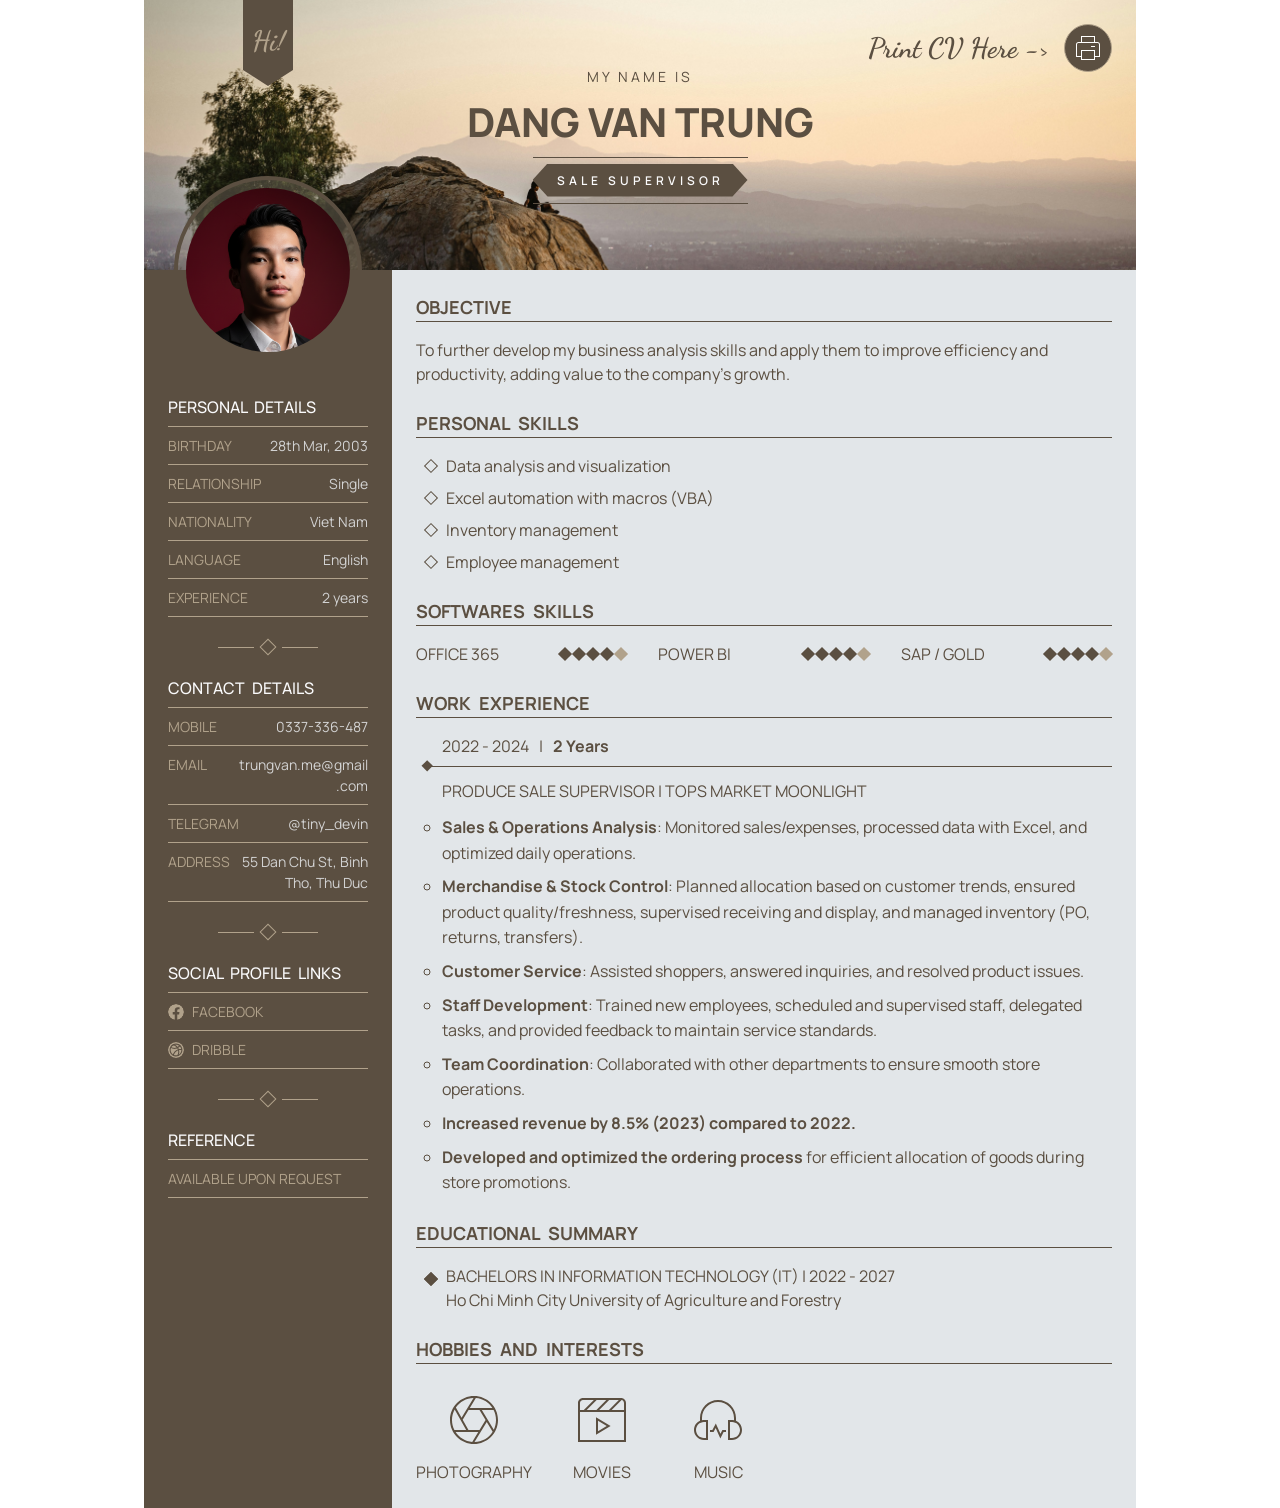
<file: index.html>
<!doctype html>
<html lang="en">
<head>
    <meta charset="UTF-8">
    <meta content="width=device-width, user-scalable=no, initial-scale=1.0, maximum-scale=1.0, minimum-scale=1.0"
          name="viewport">
    <meta content="ie=edge" http-equiv="X-UA-Compatible">
    <title>[CV01] Dang Van Trung (21130645)</title>
    
    <link href="https://fonts.googleapis.com" rel="preconnect">
    <link crossorigin href="https://fonts.gstatic.com" rel="preconnect">
    <link href="https://fonts.googleapis.com/css2?family=Dancing+Script:wght@400..700&family=Manrope:wght@200..800&display=swap"
          rel="stylesheet">
    <link href="styles/app.css" rel="stylesheet">
</head>
<body>
    <div class="wrapper">
        <div class="container">
            <!--    Top of CV template    -->
            <header class="header">
                <div class="header__label">
                    <span>Hi!</span>
                </div>
                <span class="header__caption">My name is</span>
                <h1 class="header__name">Dang Van Trung</h1>
                <div class="header__jobs">
                    <ul class="job__list">
                        <li class="job__item">
                            <span class="job__title">Sale supervisor</span>
                        </li>
                    </ul>
                </div>
                
                <!--    Print button    -->
                <div class="cv-tool">
                    <span class="cv-tool__label">Print CV Here -></span>
                    <button class="cv-tool__btn print-btn" onclick="window.print()">
                        <img alt="Print icon" src="assets/icons/print.svg">
                    </button>
                    <a class="cv-tool__btn download-btn" download
                       href="./assets/Dang%20Van%20Trung%20-%20Sale%20Supervisor.pdf">
                        <img alt="Print icon" src="assets/icons/download.svg">
                    </a>
                </div>
            </header>
            
            <!--    Toggle button    -->
            <input id="toggle-btn" type="checkbox">
            <label class="toggle-btn" for="toggle-btn">
                <div class="hamburg">
                    <div class="hamburg__line"></div>
                    <div class="hamburg__line"></div>
                    <div class="hamburg__line"></div>
                    <div class="hamburg__line"></div>
                </div>
            </label>
            <label class="overlay" for="toggle-btn"></label>
            
            <main class="main-profile">
                <!--    Aside of template    -->
                <aside class="cv-info">
                    <div class="cv-info__image">
                        <img src="assets/images/profile-img.png">
                    </div>
                    
                    <div class="cv-info__section">
                        <p class="info-section__title">Personal details</p>
                        <ul class="info-section__list">
                            <li class="info-section__item">
                                <span class="info-section__label">Birthday</span>
                                <span class="info-section__detail">28th Mar, 2003</span>
                            </li>
                            <li class="info-section__item">
                                <span class="info-section__label">Relationship</span>
                                <span class="info-section__detail">Single</span>
                            </li>
                            <li class="info-section__item">
                                <span class="info-section__label">Nationality</span>
                                <span class="info-section__detail">Viet Nam</span>
                            </li>
                            <li class="info-section__item">
                                <span class="info-section__label">Language</span>
                                <span class="info-section__detail">English</span>
                            </li>
                            <li class="info-section__item">
                                <span class="info-section__label">Experience</span>
                                <span class="info-section__detail">2 years</span>
                            </li>
                        </ul>
                    </div>
                    
                    <div class="cv-info__separate">
                        <div class="separate__line"></div>
                        <div class="separate__icon"></div>
                        <div class="separate__line"></div>
                    </div>
                    
                    <div class="cv-info__section">
                        <p class="info-section__title">Contact details</p>
                        <ul class="info-section__list">
                            <li class="info-section__item">
                                <span class="info-section__label">Mobile</span>
                                <span class="info-section__detail">0337-336-487</span>
                            </li>
                            <li class="info-section__item">
                                <span class="info-section__label">Email</span>
                                <span class="info-section__detail">trungvan.me@gmail.com</span>
                            </li>
                            <li class="info-section__item">
                                <span class="info-section__label">Telegram</span>
                                <span class="info-section__detail">@tiny_devin</span>
                            </li>
                            <li class="info-section__item">
                                <span class="info-section__label">Address</span>
                                <span class="info-section__detail">55 Dan Chu St, Binh Tho, Thu Duc</span>
                            </li>
                        </ul>
                    </div>
                    
                    <div class="cv-info__separate">
                        <div class="separate__line"></div>
                        <div class="separate__icon"></div>
                        <div class="separate__line"></div>
                    </div>
                    
                    <div class="cv-info__section">
                        <p class="info-section__title">Social profile links</p>
                        <ul class="info-section__list">
                            <li class="info-section__item">
                                <a class="info-section__link" href="#">
                                    <div class="info-section__icon">
                                        <img alt="" src="assets/icons/facebook.svg">
                                    </div>
                                    <span class="info-section__label">Facebook</span>
                                </a>
                            </li>
                            <li class="info-section__item">
                                <a class="info-section__link" href="#">
                                    <div class="info-section__icon">
                                        <img alt="" src="assets/icons/dribbble.svg">
                                    </div>
                                    <span class="info-section__label">Dribble</span>
                                </a>
                            </li>
                        </ul>
                    </div>
                    
                    <div class="cv-info__separate">
                        <div class="separate__line"></div>
                        <div class="separate__icon"></div>
                        <div class="separate__line"></div>
                    </div>
                    
                    <div class="cv-info__section">
                        <p class="info-section__title">REFERENCE</p>
                        <ul class="info-section__list">
                            <li class="info-section__item">
                                <span class="info-section__label">Available upon request</span>
                            </li>
                        </ul>
                    </div>
                </aside>
                
                <!--    Main content of the template    -->
                <section class="cv-main">
                    <div class="cv-main__section">
                        <p class="main-section__title">Objective</p>
                        <div class="main-section__content">
                            To further develop my business analysis skills and apply them to improve efficiency and
                            productivity, adding value to the company’s growth.
                        </div>
                    </div>
                    
                    <div class="cv-main__section">
                        <p class="main-section__title">Personal skills</p>
                        <div class="main-section__content">
                            <ul class="skills">
                                <li class="skills__item">
                                    Data analysis and visualization
                                </li>
                                <li class="skills__item">
                                    Excel automation with macros (VBA)
                                </li>
                                <li class="skills__item">
                                    Inventory management
                                </li>
                                <li class="skills__item">
                                    Employee management
                                </li>
                            </ul>
                        </div>
                    </div>
                    
                    <div class="cv-main__section">
                        <p class="main-section__title">Softwares skills</p>
                        <div class="main-section__content">
                            <ul class="software-list">
                                <li class="software-list__item">
                                    <span class="software-list__label">Office 365</span>
                                    <div class="software-list__stars">
                                        <div class="software-list__star software-list__star--fill"></div>
                                        <div class="software-list__star software-list__star--fill"></div>
                                        <div class="software-list__star software-list__star--fill"></div>
                                        <div class="software-list__star software-list__star--fill"></div>
                                        <div class="software-list__star"></div>
                                    </div>
                                </li>
                                <li class="software-list__item">
                                    <span class="software-list__label">Power BI</span>
                                    <div class="software-list__stars">
                                        <div class="software-list__star software-list__star--fill"></div>
                                        <div class="software-list__star software-list__star--fill"></div>
                                        <div class="software-list__star software-list__star--fill"></div>
                                        <div class="software-list__star software-list__star--fill"></div>
                                        <div class="software-list__star"></div>
                                    </div>
                                </li>
                                <li class="software-list__item">
                                    <span class="software-list__label">SAP / GOLD</span>
                                    <div class="software-list__stars">
                                        <div class="software-list__star software-list__star--fill"></div>
                                        <div class="software-list__star software-list__star--fill"></div>
                                        <div class="software-list__star software-list__star--fill"></div>
                                        <div class="software-list__star software-list__star--fill"></div>
                                        <div class="software-list__star"></div>
                                    </div>
                                </li>
                            </ul>
                        </div>
                    </div>
                    
                    <div class="cv-main__section">
                        <p class="main-section__title">Work experience</p>
                        <div class="main-section__content">
                            <ul class="work-experience">
                                <li class="work-experience__item">
                                    <div class="work-experience__label">
                                        <span class="work-experience__timeline">2022 - 2024</span>
                                        <span>|</span>
                                        <strong class="work-experience__years"> 2 Years</strong>
                                    </div>
                                    <div class="work-experience__desc">
                                        <p class="work-experience__title">Produce sale supervisor | Tops Market
                                            Moonlight</p>
                                        <ul>
                                            <li>
                                                <strong>Sales & Operations Analysis</strong>: Monitored sales/expenses,
                                                processed data with Excel, and optimized daily operations.
                                            </li>
                                            <li>
                                                <strong>Merchandise & Stock Control</strong>: Planned allocation based
                                                on customer trends, ensured product quality/freshness, supervised
                                                receiving and display, and managed inventory (PO, returns, transfers).
                                            </li>
                                            <li>
                                                <strong>Customer Service</strong>: Assisted shoppers, answered
                                                inquiries, and resolved product issues.
                                            </li>
                                            <li>
                                                <strong>Staff Development</strong>: Trained new employees, scheduled and
                                                supervised staff, delegated tasks, and provided feedback to maintain
                                                service standards.
                                            </li>
                                            <li>
                                                <strong>Team Coordination</strong>: Collaborated with other departments
                                                to ensure smooth store operations.
                                            </li>
                                            <li>
                                                <strong>Increased revenue by 8.5% (2023) compared to 2022.</strong>
                                            </li>
                                            <li><strong>Developed and optimized the ordering process</strong> for
                                                efficient allocation of goods during store promotions.
                                            </li>
                                        </ul>
                                    </div>
                                </li>
                            </ul>
                        </div>
                    </div>
                    
                    <div class="cv-main__section">
                        <p class="main-section__title">Educational summary</p>
                        <div class="main-section__content">
                            <ul class="education">
                                <li class="education__item">
                                    <span class="education__degree">Bachelors in information technology (IT) | 2022 -
                                        2027</span>
                                    <br>
                                    <span class="education__school">Ho Chi Minh City University of Agriculture and
                                        Forestry</span>
                                </li>
                            </ul>
                        </div>
                    </div>
                    
                    <div class="cv-main__section">
                        <p class="main-section__title">Hobbies and interests</p>
                        <div class="main-section__content">
                            <ul class="hobby">
                                <li class="hobby__item">
                                    <div class="hobby__icon">
                                        <img alt="" src="assets/icons/photography.svg">
                                    </div>
                                    <span class="hobby__label">Photography</span>
                                </li>
                                <li class="hobby__item">
                                    <div class="hobby__icon">
                                        <img alt="" src="assets/icons/movies.svg">
                                    </div>
                                    <span class="hobby__label">Movies</span>
                                </li>
                                <li class="hobby__item">
                                    <div class="hobby__icon">
                                        <img alt="" src="assets/icons/music.svg">
                                    </div>
                                    <span class="hobby__label">Music</span>
                                </li>
                            </ul>
                        </div>
                    </div>
                </section>
            </main>
        </div>
    </div>
</body>
</html>
</file>
<file: styles/app.css>
* {
  padding: 0;
  margin: 0;
  box-sizing: border-box;
}

html {
  font-size: 62.5%;
}

body {
  font: normal 400 1.6rem "Manrope", sans-serif;
  color: #5b4f41;
}

ul {
  list-style: none;
}

img {
  display: inline-block;
  max-width: 100%;
  object-fit: cover;
}

a {
  text-decoration: none;
}

button {
  border: none;
}

.wrapper {
  max-width: 1440px;
  margin: 0 auto;
}

.container {
  max-width: 1024px;
  margin: 0 auto;
  padding: 0 1.6rem;
}
@media screen and (max-width: 650px) {
  .container {
    padding: 0 0.8rem;
  }
}

.header {
  min-height: 30vh;
  position: relative;
  display: flex;
  align-items: center;
  justify-content: center;
  flex-direction: column;
  background: url("../assets/images/hero-img.jpg") no-repeat center;
  background-size: cover;
}
@media screen and (max-width: 650px) {
  .header {
    padding-top: 2.4rem;
  }
}

.main-profile {
  display: flex;
}
.main-profile .cv-info {
  width: 25%;
  padding: 12.6rem 2.4rem 6.4rem;
  background-color: #5b4f41;
  position: relative;
  font-size: 1.4rem;
  color: #d2d2d2;
}
@media screen and (max-width: 1024px) {
  .main-profile .cv-info {
    width: 30%;
    padding: 10.4rem 1.6rem 4.8rem;
  }
}
@media screen and (max-width: 650px) {
  .main-profile .cv-info {
    position: fixed;
    top: 0;
    left: 0;
    width: 70%;
    height: 100vh;
    overflow-y: scroll;
    z-index: 100;
    transform: translateX(-100%);
    padding-top: 2.4rem;
  }
}
@media screen and (max-width: 375px) {
  .main-profile .cv-info {
    width: 100%;
  }
}
.main-profile .cv-main {
  width: 75%;
  padding: 2.4rem;
  background-color: #e2e6e9;
}
@media screen and (max-width: 1024px) {
  .main-profile .cv-main {
    width: 70%;
    padding: 1.6rem;
  }
}
@media screen and (max-width: 650px) {
  .main-profile .cv-main {
    width: 100%;
  }
}

#toggle-btn {
  display: none;
}
#toggle-btn:checked ~ .main-profile {
  max-height: 70vh;
  overflow: hidden;
}
#toggle-btn:checked ~ .main-profile .cv-info {
  transform: translateX(0);
  transition: transform 0.3s ease-in-out;
}
#toggle-btn:checked ~ .toggle-btn .hamburg__line:nth-child(odd) {
  opacity: 0;
}
#toggle-btn:checked ~ .toggle-btn .hamburg__line:nth-child(2) {
  transform: rotate(45deg);
}
#toggle-btn:checked ~ .toggle-btn .hamburg__line:nth-child(4) {
  transform: rotate(-45deg);
}
#toggle-btn:checked ~ .overlay {
  opacity: 1;
  visibility: visible;
}

.toggle-btn {
  display: none;
  position: fixed;
  top: 2.4rem;
  right: 2.4rem;
  z-index: 999;
  width: 4.8rem;
  height: 4.8rem;
  padding: 1rem;
  border: 1px solid #b1a28b;
  border-radius: 50%;
  background-color: #5b4f41;
  z-index: 999;
}
@media screen and (max-width: 650px) {
  .toggle-btn {
    display: flex;
    align-items: center;
    justify-content: center;
  }
}
.toggle-btn .hamburg {
  width: 80%;
  height: 80%;
  display: flex;
  align-items: center;
  justify-content: center;
  flex-direction: column;
  position: relative;
}
.toggle-btn .hamburg__line {
  position: absolute;
  left: 0;
  width: 100%;
  height: 2px;
  background-color: #d2d2d2;
  transition: all 0.3s ease-in-out;
}
.toggle-btn .hamburg__line:nth-child(1) {
  top: 10%;
}
.toggle-btn .hamburg__line:nth-child(even) {
  top: 50%;
  transform: translateY(-50%);
}
.toggle-btn .hamburg__line:nth-child(3) {
  bottom: 10%;
}

.overlay {
  position: fixed;
  top: 0;
  left: 0;
  width: 100%;
  height: 100vh;
  background-color: rgba(0, 0, 0, 0.5);
  opacity: 0;
  visibility: hidden;
  transition: all 0.3s ease;
}

.cv-tool {
  display: flex;
  align-items: center;
  justify-content: center;
  position: absolute;
  top: 2.4rem;
  right: 2.4rem;
  z-index: 999;
}
@media screen and (max-width: 1024px) {
  .cv-tool {
    position: fixed;
    top: auto;
    bottom: 9.6rem;
    right: 2.4rem;
  }
}
.cv-tool__label {
  font-family: "Dancing Script", cursive;
  font-size: 2.8rem;
  font-weight: 700;
  margin-right: 1.6rem;
}
@media screen and (max-width: 1024px) {
  .cv-tool__label {
    display: none;
  }
}
@media screen and (max-width: 1024px) {
  .cv-tool .print-btn {
    display: none;
  }
}
.cv-tool .download-btn {
  display: none;
}
@media screen and (max-width: 1024px) {
  .cv-tool .download-btn {
    display: flex;
  }
}
.cv-tool__btn {
  display: flex;
  align-items: center;
  justify-content: center;
  width: 4.8rem;
  height: 4.8rem;
  padding: 1rem;
  border: 1px solid #b1a28b;
  border-radius: 50%;
  background-color: #5b4f41;
  z-index: 999;
  cursor: pointer;
  transition: all 0.3s ease-in-out;
}
.cv-tool__btn:hover {
  box-shadow: 0 0 40px rgba(0, 0, 0, 0.3);
}

.header__label {
  position: absolute;
  top: 0;
  left: 12.5%;
  transform: translateX(-50%);
  width: 5rem;
  padding: 2.4rem 0 1.2rem;
  background-color: #5b4f41;
  font-family: "Dancing Script", cursive;
  font-size: 2.8rem;
  font-weight: 700;
  text-align: center;
  color: #b1a28b;
}
@media screen and (max-width: 1024px) {
  .header__label {
    left: 15%;
  }
}
@media screen and (max-width: 650px) {
  .header__label {
    display: none;
  }
}
.header__label::after {
  content: "";
  position: absolute;
  top: 100%;
  left: 0;
  width: 0;
  height: 0;
  border-top: 1.6rem solid #5b4f41;
  border-inline: 2.5rem solid transparent;
}
.header__caption {
  font-size: 1.4rem;
  letter-spacing: 3px;
  text-transform: uppercase;
  margin-bottom: 0.8rem;
}
.header__name {
  font-size: 4rem;
  font-weight: 900;
  text-align: center;
  text-transform: uppercase;
  margin-bottom: 0.8rem;
}
@media screen and (max-width: 650px) {
  .header__name {
    max-width: 80%;
    font-size: 3.2rem;
  }
}
.header__jobs {
  padding: 6px 0;
  border-block: 1px solid #5b4f41;
}

.job__list {
  display: flex;
  padding: 0.8rem;
  background-color: #5b4f41;
  clip-path: polygon(15px 0, calc(100% - 15px) 0, 100% 50%, calc(100% - 15px) 100%, 15px 100%, 0 50%);
}
.job__item {
  display: flex;
  align-items: center;
  justify-content: center;
  padding: 0 1.6rem;
}
.job__item:not(:last-child) {
  border-right: 1px solid #fafafb;
}
.job__title {
  font-size: 1.2rem;
  font-weight: 600;
  letter-spacing: 4px;
  text-transform: uppercase;
  color: #fafafb;
}

.cv-info__image {
  position: absolute;
  top: 0;
  left: 50%;
  transform: translate(-50%, -50%);
  width: 18rem;
  height: 18rem;
  border-radius: 50%;
  padding: 0.8rem;
}
.cv-info__image img {
  width: 100%;
  height: 100%;
  object-position: top;
  border-radius: 50%;
}
@media screen and (max-width: 1024px) {
  .cv-info__image {
    width: 16rem;
    height: 16rem;
  }
}
@media screen and (max-width: 650px) {
  .cv-info__image {
    position: relative;
    transform: translate(-50%, 0);
    margin-bottom: 2.4rem;
    width: 14rem;
    height: 14rem;
  }
}
.cv-info__image::after {
  content: "";
  position: absolute;
  top: 50%;
  left: 50%;
  transform: translate(-50%, -50%);
  width: 100%;
  height: 100%;
  clip-path: inset(0 0 50% 0);
  border-radius: 50%;
  border: 4px solid #5b4f41;
  background-color: rgba(177, 162, 139, 0.3);
  z-index: -1;
}
@media screen and (max-width: 650px) {
  .cv-info__image::after {
    clip-path: inset(0);
  }
}
.cv-info__separate {
  width: 50%;
  margin: 2.4rem auto;
  display: flex;
  align-items: center;
  justify-content: center;
  gap: 0.8rem;
}

.info-section__title {
  font-size: 1.6rem;
  font-weight: 500;
  text-transform: uppercase;
  word-spacing: 4px;
  color: #fafafb;
  padding-bottom: 0.8rem;
  border-bottom: 1px solid #b1a28b;
}
.info-section__item {
  display: flex;
  align-items: start;
  justify-content: space-between;
  padding: 0.8rem 0;
  border-bottom: 1px solid #b1a28b;
}
.info-section__label {
  color: #b1a28b;
  line-height: 1.5;
  text-transform: uppercase;
}
.info-section__detail {
  flex: 1;
  max-width: 65%;
  line-height: 1.5;
  word-wrap: break-word;
  text-align: right;
}
.info-section__link {
  display: flex;
  align-items: center;
  justify-content: center;
  gap: 8px;
}
.info-section__icon {
  width: 1.6rem;
  height: 1.6rem;
  border-radius: 50%;
  overflow: hidden;
}

.separate__line {
  flex: 1;
  height: 1px;
  background-color: #b1a28b;
}
.separate__icon {
  width: 1.2rem;
  height: 1.2rem;
  border: 1.5px solid #b1a28b;
  transform: rotate(45deg);
}

.cv-main__section:not(:last-child) {
  margin-bottom: 2.4rem;
}

.main-section__title {
  font-size: 1.8rem;
  font-weight: 700;
  line-height: 1.5;
  word-spacing: 4px;
  text-transform: uppercase;
  border-bottom: 1px solid #5b4f41;
  margin-bottom: 1.6rem;
}
.main-section__content {
  line-height: 1.5;
}

.skills__item,
.education__item {
  position: relative;
  padding-left: 3rem;
  margin-bottom: 0.8rem;
}
.skills__item::before,
.education__item::before {
  content: "";
  position: absolute;
  top: 50%;
  left: 1rem;
  transform: translateY(-50%) rotate(45deg);
  width: 0.8rem;
  height: 0.8rem;
  border: 1px solid #5b4f41;
}

.education__item::before {
  top: 0;
  transform: translateY(100%) rotate(45deg);
  background-color: #5b4f41;
}
.education__degree {
  text-transform: uppercase;
}

.software-list {
  display: flex;
  flex-wrap: wrap;
  margin: 0 -1.6rem -1.6rem;
}
@media screen and (max-width: 375px) {
  .software-list {
    margin: 0;
  }
}
.software-list__item {
  width: 100%;
  max-width: calc(33.3% - 3.2rem);
  display: flex;
  align-items: center;
  margin: 0 1.6rem 1.6rem;
}
@media screen and (max-width: 1024px) {
  .software-list__item {
    max-width: calc(50% - 3.2rem);
  }
}
@media screen and (max-width: 375px) {
  .software-list__item {
    max-width: 100%;
  }
}
.software-list__label {
  text-transform: uppercase;
  width: 100%;
}
.software-list__stars {
  display: flex;
  align-items: center;
  justify-content: center;
  gap: 0.4rem;
}
.software-list__star {
  width: 1rem;
  height: 1rem;
  transform: rotate(45deg);
  background-color: #b1a28b;
}
.software-list__star--fill {
  background-color: #5b4f41;
}

.work-experience__item {
  margin-left: 1rem;
}
.work-experience__item:not(:last-child) {
  padding-bottom: 1.2rem;
}
.work-experience__label {
  display: flex;
  gap: 1rem;
  padding: 0 1.6rem 0.8rem;
  margin-bottom: 1.2rem;
  border-bottom: 1px solid #5b4f41;
  position: relative;
}
.work-experience__label::before {
  content: "";
  position: absolute;
  bottom: -1px;
  left: 0;
  width: 0.8rem;
  height: 0.8rem;
  transform: rotate(45deg) translateY(50%);
  transform-origin: center;
  background-color: #5b4f41;
}
.work-experience__title {
  text-transform: uppercase;
  margin-bottom: 1.2rem;
}
.work-experience__desc {
  padding-left: 1.6rem;
}
.work-experience__desc ul {
  list-style: circle;
}
.work-experience__desc ul li {
  line-height: 1.6;
  margin-bottom: 0.8rem;
}

.hobby {
  display: grid;
  grid-template-columns: repeat(6, 1fr);
  gap: 2.4rem;
}
@media screen and (max-width: 1024px) {
  .hobby {
    grid-template-columns: repeat(auto-fit, minmax(9.6rem, 1fr));
  }
}
.hobby__item {
  display: flex;
  align-items: center;
  justify-content: center;
  flex-direction: column;
}
.hobby__label {
  text-transform: uppercase;
}
.hobby__icon {
  width: 8rem;
  height: 8rem;
  padding: 1.6rem;
}
@media screen and (max-width: 1024px) {
  .hobby__icon {
    width: 6.4rem;
    height: 6.4rem;
  }
}
.hobby__icon img {
  width: 100%;
  height: 100%;
}

@page {
  size: A4;
  margin: 0;
}
@media print {
  body {
    margin: 0;
    -webkit-print-color-adjust: exact;
    print-color-adjust: exact;
  }
  .container {
    width: 297mm;
    padding: 0;
  }
  .header {
    min-height: 65mm !important;
  }
  .cv-info {
    padding-top: 25mm !important;
  }
  .cv-info__image {
    width: 40mm !important;
    height: 40mm !important;
  }
  .cv-tool {
    display: none;
  }
  .hobby__icon {
    width: 18mm !important;
    height: 18mm !important;
  }
}

/*# sourceMappingURL=app.css.map */
</file>
